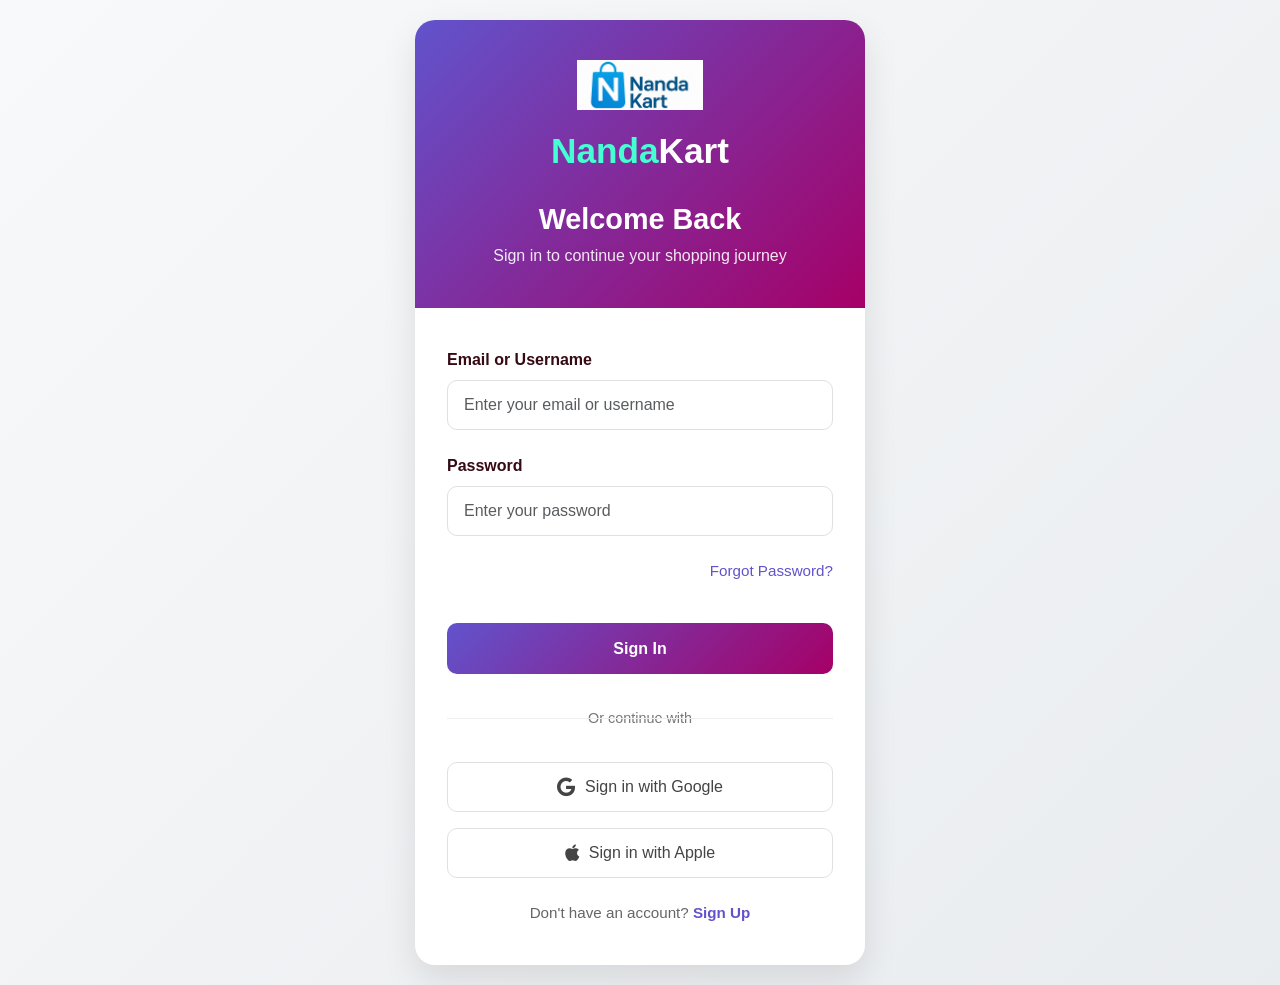
<file: shopping_website/login.html>
<!DOCTYPE html>
<html lang="en">
<head>
    <meta charset="UTF-8">
    <meta name="viewport" content="width=device-width, initial-scale=1.0">
    <title>Login | NandaKart</title>
    <!-- Bootstrap 5 CSS -->
    <link href="https://cdn.jsdelivr.net/npm/bootstrap@5.3.0-alpha1/dist/css/bootstrap.min.css" rel="stylesheet">
    <!-- Font Awesome -->
    <link rel="stylesheet" href="https://cdnjs.cloudflare.com/ajax/libs/font-awesome/6.4.0/css/all.min.css">
    <style>
        :root {
            --color-1: #44ffd1;
            --color-2: #6153cc;
            --color-3: #a60067;
            --color-4: #961d4e;
            --color-5: #360a14;
        }
        
        body {
            font-family: 'Segoe UI', Tahoma, Geneva, Verdana, sans-serif;
            background: linear-gradient(135deg, #f8f9fa 0%, #e9ecef 100%);
            min-height: 100vh;
            margin: 0;
            padding: 20px;
            display: flex;
            align-items: center;
            justify-content: center;
        }
        
        .login-container {
            background-color: white;
            border-radius: 20px;
            box-shadow: 0 15px 35px rgba(0, 0, 0, 0.1);
            overflow: hidden;
            width: 100%;
            max-width: 450px;
        }
        
        .login-header {
            background: linear-gradient(135deg, var(--color-2) 0%, var(--color-3) 100%);
            color: white;
            padding: 2.5rem 2rem;
            text-align: center;
        }
        
        .logo-container {
            display: flex;
            flex-direction: column;
            align-items: center;
            margin-bottom: 1.5rem;
        }
        
        .logo-img {
            height: 50px;
            width: auto;
            margin-bottom: 15px;
            object-fit: contain;
        }
        
        .logo-text {
            font-size: 2.2rem;
            font-weight: 700;
            text-align: center;
        }
        
        .logo-text span:first-child {
            color: var(--color-1);
        }
        
        .logo-text span:last-child {
            color: white;
        }
        
        .login-header h1 {
            font-weight: 600;
            font-size: 1.8rem;
            margin-bottom: 0.5rem;
        }
        
        .login-header p {
            opacity: 0.9;
            font-size: 1rem;
            margin-bottom: 0;
        }
        
        .login-body {
            padding: 2.5rem 2rem;
        }
        
        .form-label {
            font-weight: 600;
            color: var(--color-5);
            margin-bottom: 0.5rem;
        }
        
        .form-control {
            padding: 0.75rem 1rem;
            border: 1px solid #e0e0e0;
            border-radius: 10px;
            font-size: 1rem;
            transition: all 0.3s;
        }
        
        .form-control:focus {
            border-color: var(--color-2);
            box-shadow: 0 0 0 0.25rem rgba(97, 83, 204, 0.15);
        }
        
        .forgot-password {
            color: var(--color-2);
            text-decoration: none;
            font-weight: 500;
            font-size: 0.95rem;
            display: inline-block;
            margin-top: 0.5rem;
        }
        
        .forgot-password:hover {
            color: var(--color-3);
            text-decoration: underline;
        }
        
        .login-btn {
            background: linear-gradient(135deg, var(--color-2) 0%, var(--color-3) 100%);
            color: white;
            border: none;
            border-radius: 10px;
            padding: 0.85rem;
            font-weight: 600;
            font-size: 1rem;
            width: 100%;
            transition: all 0.3s;
            margin-top: 1rem;
        }
        
        .login-btn:hover {
            transform: translateY(-2px);
            box-shadow: 0 7px 15px rgba(97, 83, 204, 0.3);
        }
        
        .divider {
            text-align: center;
            position: relative;
            margin: 2rem 0;
            color: #777;
        }
        
        .divider::before {
            content: "";
            position: absolute;
            top: 50%;
            left: 0;
            right: 0;
            height: 1px;
            background-color: #eee;
        }
        
        .divider span {
            background-color: white;
            padding: 0 1rem;
            font-size: 0.9rem;
        }
        
        .social-login {
            display: flex;
            flex-direction: column;
            gap: 1rem;
            margin-bottom: 1.5rem;
        }
        
        .social-btn {
            display: flex;
            align-items: center;
            justify-content: center;
            padding: 0.75rem;
            border-radius: 10px;
            border: 1px solid #e0e0e0;
            background-color: white;
            font-weight: 500;
            color: #444;
            text-decoration: none;
            transition: all 0.3s;
        }
        
        .social-btn:hover {
            background-color: #f9f9f9;
            transform: translateY(-2px);
            box-shadow: 0 5px 10px rgba(0, 0, 0, 0.05);
        }
        
        .social-btn i {
            margin-right: 10px;
            font-size: 1.2rem;
        }
        
        .register-link {
            text-align: center;
            color: #666;
            margin-top: 1.5rem;
            font-size: 0.95rem;
        }
        
        .register-link a {
            color: var(--color-2);
            font-weight: 600;
            text-decoration: none;
        }
        
        .register-link a:hover {
            color: var(--color-3);
            text-decoration: underline;
        }
        
        /* Responsive adjustments */
        @media (max-width: 576px) {
            body {
                padding: 15px;
            }
            
            .login-header {
                padding: 2rem 1.5rem;
            }
            
            .login-body {
                padding: 2rem 1.5rem;
            }
            
            .logo-img {
                height: 70px;
            }
            
            .logo-text {
                font-size: 1.8rem;
            }
            
            .login-header h1 {
                font-size: 1.6rem;
            }
        }
    </style>
</head>
<body>
    <div class="login-container">
        <div class="login-header">
            <div class="logo-container">
                <!-- Replace "log2.png" with your actual logo path -->
                <img src="log2.png" alt="NandaKart Logo" class="logo-img">
                <div class="logo-text">
                    <span>Nanda</span><span>Kart</span>
                </div>
            </div>
            <h1>Welcome Back</h1>
            <p>Sign in to continue your shopping journey</p>
        </div>
        
        <div class="login-body">
            <form id="loginForm" action="login.php" method="POST">
                <div class="mb-4">
                    <label for="email" class="form-label">Email or Username</label>
                    <input type="text" class="form-control" id="email" name="email" placeholder="Enter your email or username" required>
                </div>
                
                <div class="mb-3">
                    <label for="password" class="form-label">Password</label>
                    <input type="password" class="form-control" id="password" name="password" placeholder="Enter your password" required>
                </div>
                
                <div class="d-flex justify-content-end mb-4">
                    <a href="forgot-password.html" class="forgot-password">Forgot Password?</a>
                </div>
                
                <button type="submit" class="login-btn">Sign In</button>
                
                <div class="divider">
                    <span>Or continue with</span>
                </div>
                
                <div class="social-login">
                    <a href="google-login.html" class="social-btn google-btn">
                        <i class="fab fa-google"></i> Sign in with Google
                    </a>
                    <a href="apple-login.html" class="social-btn apple-btn">
                        <i class="fab fa-apple"></i> Sign in with Apple
                    </a>
                </div>
                
                <div class="register-link">
                    Don't have an account? <a href="signup.html">Sign Up</a>
                </div>
            </form>
        </div>
    </div>
</body>
</html>
</file>
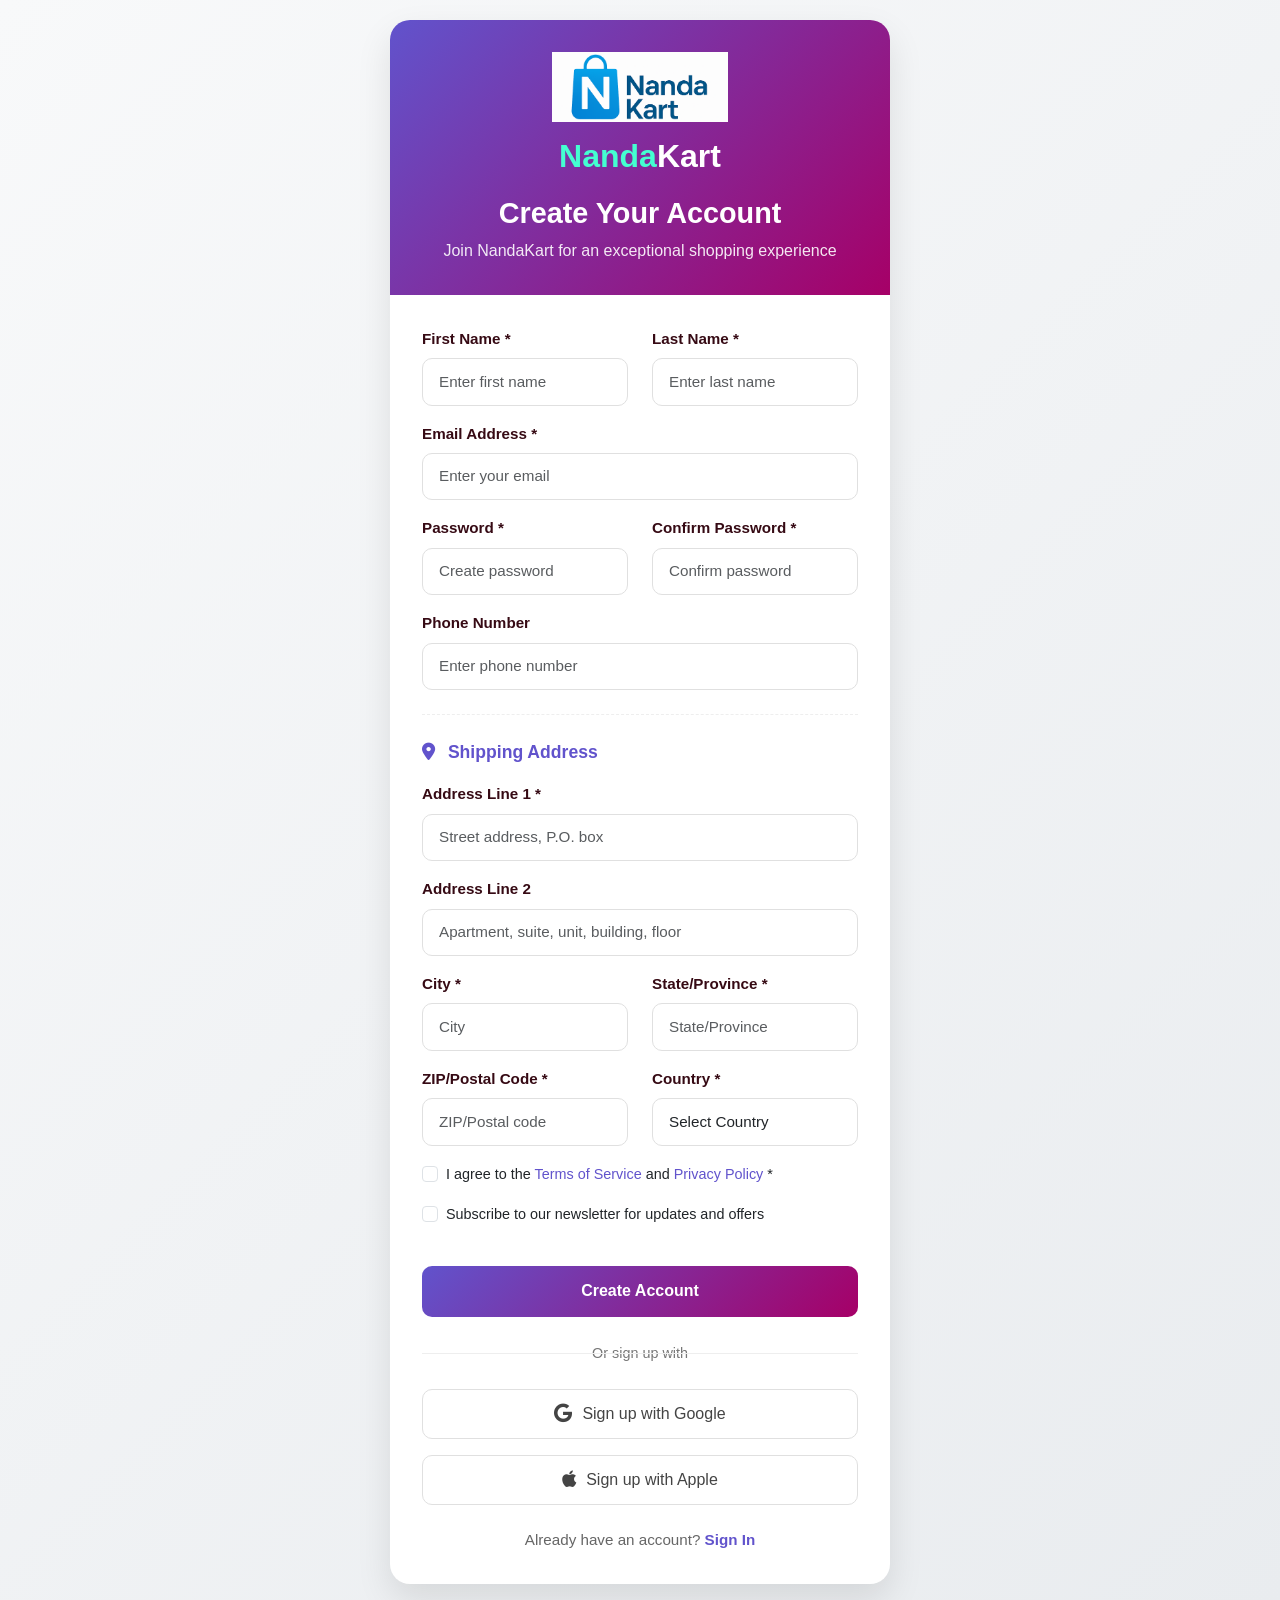
<file: shopping_website/signup.html>
<!DOCTYPE html>
<html lang="en">
<head>
    <meta charset="UTF-8">
    <meta name="viewport" content="width=device-width, initial-scale=1.0">
    <title>Sign Up | NandaKart</title>
    <!-- Bootstrap 5 CSS -->
    <link href="https://cdn.jsdelivr.net/npm/bootstrap@5.3.0-alpha1/dist/css/bootstrap.min.css" rel="stylesheet">
    <!-- Font Awesome -->
    <link rel="stylesheet" href="https://cdnjs.cloudflare.com/ajax/libs/font-awesome/6.4.0/css/all.min.css">
    <style>
        :root {
            --color-1: #44ffd1;
            --color-2: #6153cc;
            --color-3: #a60067;
            --color-4: #961d4e;
            --color-5: #360a14;
        }
        
        body {
            font-family: 'Segoe UI', Tahoma, Geneva, Verdana, sans-serif;
            background: linear-gradient(135deg, #f8f9fa 0%, #e9ecef 100%);
            min-height: 100vh;
            margin: 0;
            padding: 20px;
            display: flex;
            align-items: center;
            justify-content: center;
        }
        
        .signup-container {
            background-color: white;
            border-radius: 20px;
            box-shadow: 0 15px 35px rgba(0, 0, 0, 0.1);
            overflow: hidden;
            width: 100%;
            max-width: 500px;
        }
        
        .signup-header {
            background: linear-gradient(135deg, var(--color-2) 0%, var(--color-3) 100%);
            color: white;
            padding: 2rem 2rem;
            text-align: center;
        }
        
        .logo-container {
            display: flex;
            flex-direction: column;
            align-items: center;
            margin-bottom: 1rem;
        }
        
        .logo-img {
            height: 70px;
            width: auto;
            margin-bottom: 10px;
            object-fit: contain;
        }
        
        .logo-text {
            font-size: 2rem;
            font-weight: 700;
            text-align: center;
        }
        
        .logo-text span:first-child {
            color: var(--color-1);
        }
        
        .logo-text span:last-child {
            color: white;
        }
        
        .signup-header h1 {
            font-weight: 600;
            font-size: 1.8rem;
            margin-bottom: 0.5rem;
        }
        
        .signup-header p {
            opacity: 0.9;
            font-size: 1rem;
            margin-bottom: 0;
        }
        
        .signup-body {
            padding: 2rem 2rem;
        }
        
        .form-label {
            font-weight: 600;
            color: var(--color-5);
            margin-bottom: 0.5rem;
            font-size: 0.95rem;
        }
        
        .form-control {
            padding: 0.7rem 1rem;
            border: 1px solid #e0e0e0;
            border-radius: 10px;
            font-size: 0.95rem;
            transition: all 0.3s;
        }
        
        .form-control:focus {
            border-color: var(--color-2);
            box-shadow: 0 0 0 0.25rem rgba(97, 83, 204, 0.15);
        }
        
        .form-check-input:checked {
            background-color: var(--color-2);
            border-color: var(--color-2);
        }
        
        .form-check-input:focus {
            border-color: var(--color-2);
            box-shadow: 0 0 0 0.25rem rgba(97, 83, 204, 0.25);
        }
        
        .terms-link {
            color: var(--color-2);
            text-decoration: none;
        }
        
        .terms-link:hover {
            color: var(--color-3);
            text-decoration: underline;
        }
        
        .signup-btn {
            background: linear-gradient(135deg, var(--color-2) 0%, var(--color-3) 100%);
            color: white;
            border: none;
            border-radius: 10px;
            padding: 0.85rem;
            font-weight: 600;
            font-size: 1rem;
            width: 100%;
            transition: all 0.3s;
            margin-top: 1.5rem;
        }
        
        .signup-btn:hover {
            transform: translateY(-2px);
            box-shadow: 0 7px 15px rgba(97, 83, 204, 0.3);
        }
        
        .divider {
            text-align: center;
            position: relative;
            margin: 1.5rem 0;
            color: #777;
        }
        
        .divider::before {
            content: "";
            position: absolute;
            top: 50%;
            left: 0;
            right: 0;
            height: 1px;
            background-color: #eee;
        }
        
        .divider span {
            background-color: white;
            padding: 0 1rem;
            font-size: 0.9rem;
        }
        
        .social-login {
            display: flex;
            flex-direction: column;
            gap: 1rem;
            margin-bottom: 1.5rem;
        }
        
        .social-btn {
            display: flex;
            align-items: center;
            justify-content: center;
            padding: 0.75rem;
            border-radius: 10px;
            border: 1px solid #e0e0e0;
            background-color: white;
            font-weight: 500;
            color: #444;
            text-decoration: none;
            transition: all 0.3s;
        }
        
        .social-btn:hover {
            background-color: #f9f9f9;
            transform: translateY(-2px);
            box-shadow: 0 5px 10px rgba(0, 0, 0, 0.05);
        }
        
        .social-btn i {
            margin-right: 10px;
            font-size: 1.2rem;
        }
        
        .login-link {
            text-align: center;
            color: #666;
            margin-top: 1.5rem;
            font-size: 0.95rem;
        }
        
        .login-link a {
            color: var(--color-2);
            font-weight: 600;
            text-decoration: none;
        }
        
        .login-link a:hover {
            color: var(--color-3);
            text-decoration: underline;
        }
        
        .address-section {
            margin-top: 1.5rem;
            padding-top: 1.5rem;
            border-top: 1px dashed #eee;
        }
        
        .address-title {
            font-weight: 600;
            color: var(--color-2);
            margin-bottom: 1rem;
            font-size: 1.1rem;
        }
        
        /* Responsive adjustments */
        @media (max-width: 576px) {
            body {
                padding: 15px;
            }
            
            .signup-header {
                padding: 1.5rem 1.5rem;
            }
            
            .signup-body {
                padding: 1.5rem 1.5rem;
            }
            
            .logo-img {
                height: 60px;
            }
            
            .logo-text {
                font-size: 1.8rem;
            }
            
            .signup-header h1 {
                font-size: 1.6rem;
            }
        }
    </style>
</head>
<body>
    <div class="signup-container">
        <div class="signup-header">
            <div class="logo-container">
                <!-- Replace "log2.png" with your actual logo path -->
                <img src="log2.png" alt="NandaKart Logo" class="logo-img">
                <div class="logo-text">
                    <span>Nanda</span><span>Kart</span>
                </div>
            </div>
            <h1>Create Your Account</h1>
            <p>Join NandaKart for an exceptional shopping experience</p>
        </div>
        
        <div class="signup-body">
            <form id="signupForm" action="signup.php" method="POST">
                <div class="row">
                    <div class="col-md-6 mb-3">
                        <label for="firstName" class="form-label">First Name *</label>
                        <input type="text" class="form-control" id="firstName" name="firstName" placeholder="Enter first name" required>
                    </div>
                    
                    <div class="col-md-6 mb-3">
                        <label for="lastName" class="form-label">Last Name *</label>
                        <input type="text" class="form-control" id="lastName" name="lastName" placeholder="Enter last name" required>
                    </div>
                </div>
                
                <div class="mb-3">
                    <label for="email" class="form-label">Email Address *</label>
                    <input type="email" class="form-control" id="email" name="email" placeholder="Enter your email" required>
                </div>
                
                <div class="row">
                    <div class="col-md-6 mb-3">
                        <label for="password" class="form-label">Password *</label>
                        <input type="password" class="form-control" id="password" name="password" placeholder="Create password" required>
                    </div>
                    
                    <div class="col-md-6 mb-3">
                        <label for="confirmPassword" class="form-label">Confirm Password *</label>
                        <input type="password" class="form-control" id="confirmPassword" name="confirmPassword" placeholder="Confirm password" required>
                    </div>
                </div>
                
                <div class="mb-3">
                    <label for="phone" class="form-label">Phone Number</label>
                    <input type="tel" class="form-control" id="phone" name="phone" placeholder="Enter phone number">
                </div>
                
                <!-- Address Section -->
                <div class="address-section">
                    <div class="address-title">
                        <i class="fas fa-map-marker-alt me-2"></i> Shipping Address
                    </div>
                    
                    <div class="mb-3">
                        <label for="addressLine1" class="form-label">Address Line 1 *</label>
                        <input type="text" class="form-control" id="addressLine1" name="addressLine1" placeholder="Street address, P.O. box" required>
                    </div>
                    
                    <div class="mb-3">
                        <label for="addressLine2" class="form-label">Address Line 2</label>
                        <input type="text" class="form-control" id="addressLine2" name="addressLine2" placeholder="Apartment, suite, unit, building, floor">
                    </div>
                    
                    <div class="row">
                        <div class="col-md-6 mb-3">
                            <label for="city" class="form-label">City *</label>
                            <input type="text" class="form-control" id="city" name="city" placeholder="City" required>
                        </div>
                        
                        <div class="col-md-6 mb-3">
                            <label for="state" class="form-label">State/Province *</label>
                            <input type="text" class="form-control" id="state" name="state" placeholder="State/Province" required>
                        </div>
                    </div>
                    
                    <div class="row">
                        <div class="col-md-6 mb-3">
                            <label for="zipCode" class="form-label">ZIP/Postal Code *</label>
                            <input type="text" class="form-control" id="zipCode" name="zipCode" placeholder="ZIP/Postal code" required>
                        </div>
                        
                        <div class="col-md-6 mb-3">
                            <label for="country" class="form-label">Country *</label>
                            <select class="form-control" id="country" name="country" required>
                                <option value="">Select Country</option>
                                <option value="US">United States</option>
                                <option value="CA">Canada</option>
                                <option value="UK">United Kingdom</option>
                                <option value="AU">Australia</option>
                                <option value="IN">India</option>
                                <option value="DE">Germany</option>
                                <option value="FR">France</option>
                            </select>
                        </div>
                    </div>
                </div>
                
                <div class="form-check mb-3">
                    <input class="form-check-input" type="checkbox" id="terms" required>
                    <label class="form-check-label" for="terms" style="font-size: 0.9rem;">
                        I agree to the <a href="terms.html" class="terms-link">Terms of Service</a> and <a href="privacy.html" class="terms-link">Privacy Policy</a> *
                    </label>
                </div>
                
                <div class="form-check mb-3">
                    <input class="form-check-input" type="checkbox" id="newsletter">
                    <label class="form-check-label" for="newsletter" style="font-size: 0.9rem;">
                        Subscribe to our newsletter for updates and offers
                    </label>
                </div>
                
                <button type="submit" class="signup-btn">Create Account</button>
                
                <div class="divider">
                    <span>Or sign up with</span>
                </div>
                
                <div class="social-login">
                    <a href="google-signup.html" class="social-btn google-btn">
                        <i class="fab fa-google"></i> Sign up with Google
                    </a>
                    <a href="apple-signup.html" class="social-btn apple-btn">
                        <i class="fab fa-apple"></i> Sign up with Apple
                    </a>
                </div>
                
                <div class="login-link">
                    Already have an account? <a href="login.html">Sign In</a>
                </div>
            </form>
        </div>
    </div>
</body>
</html>
</file>
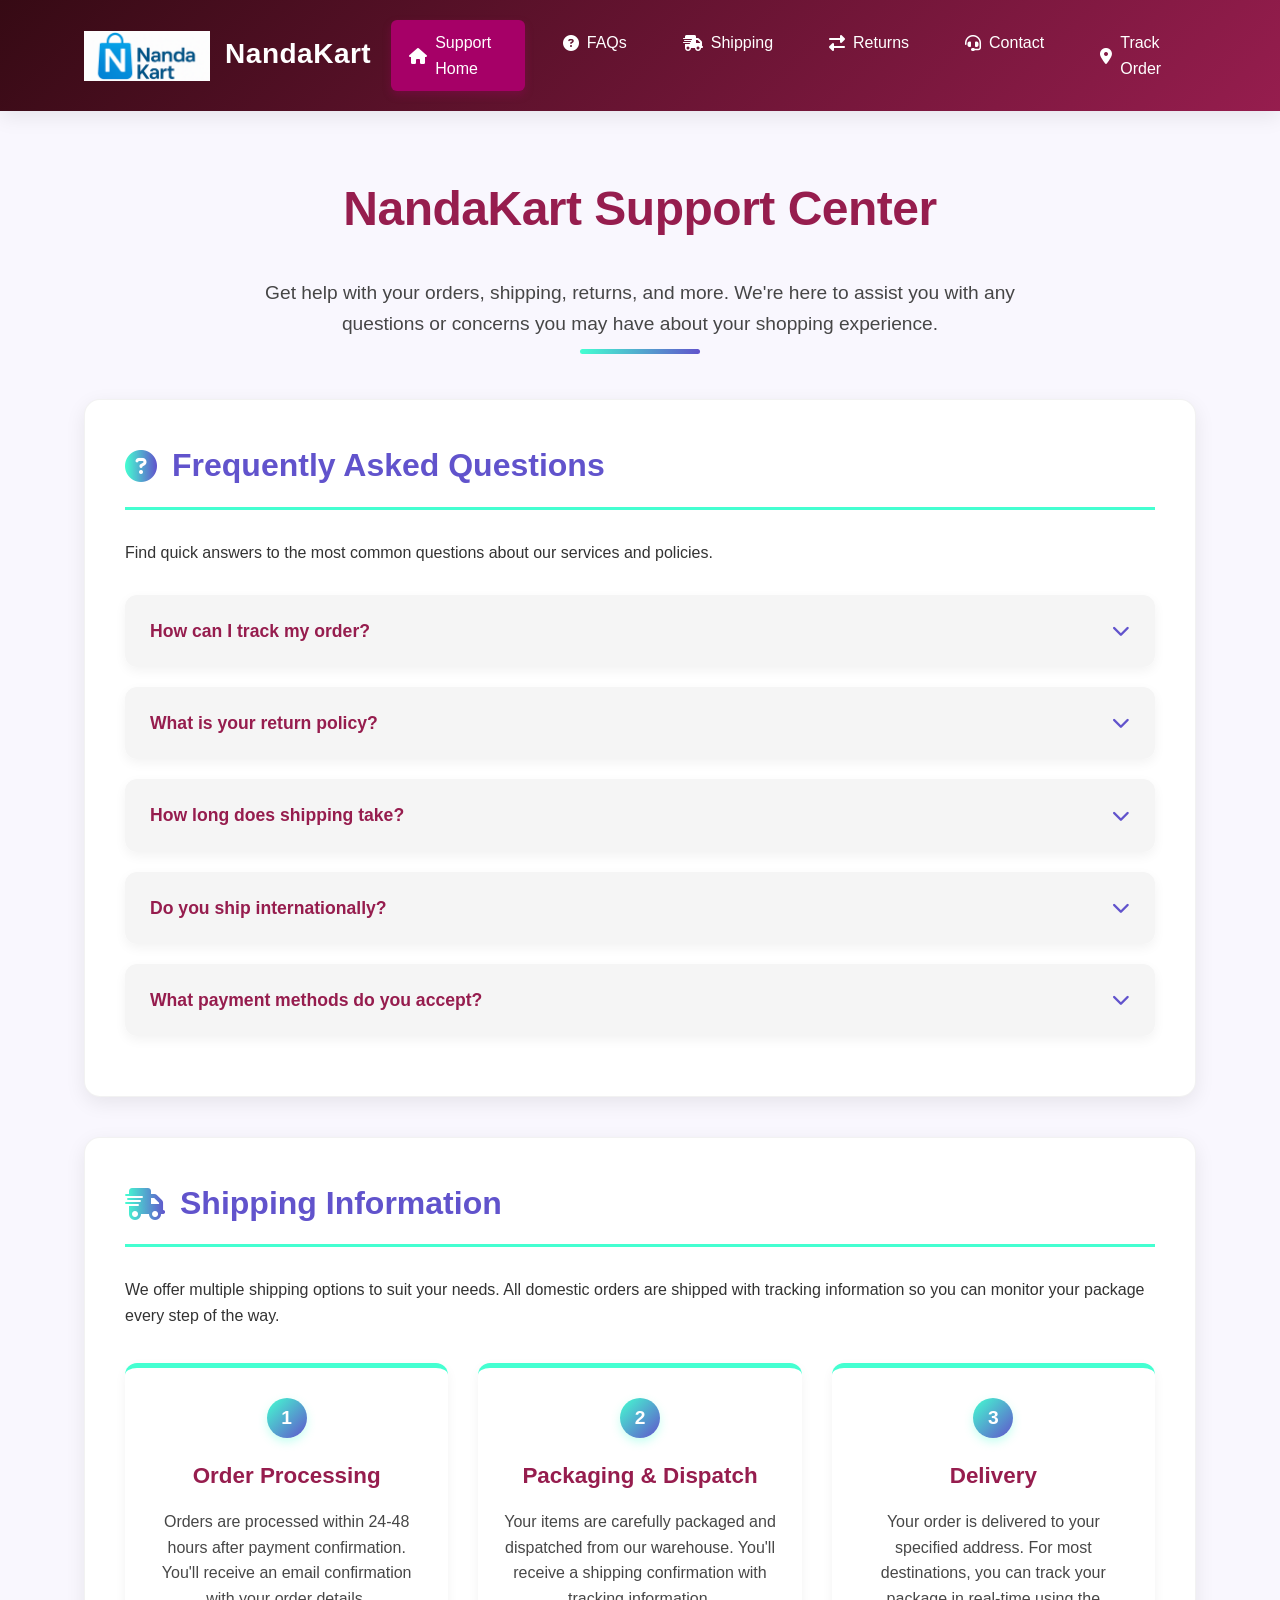
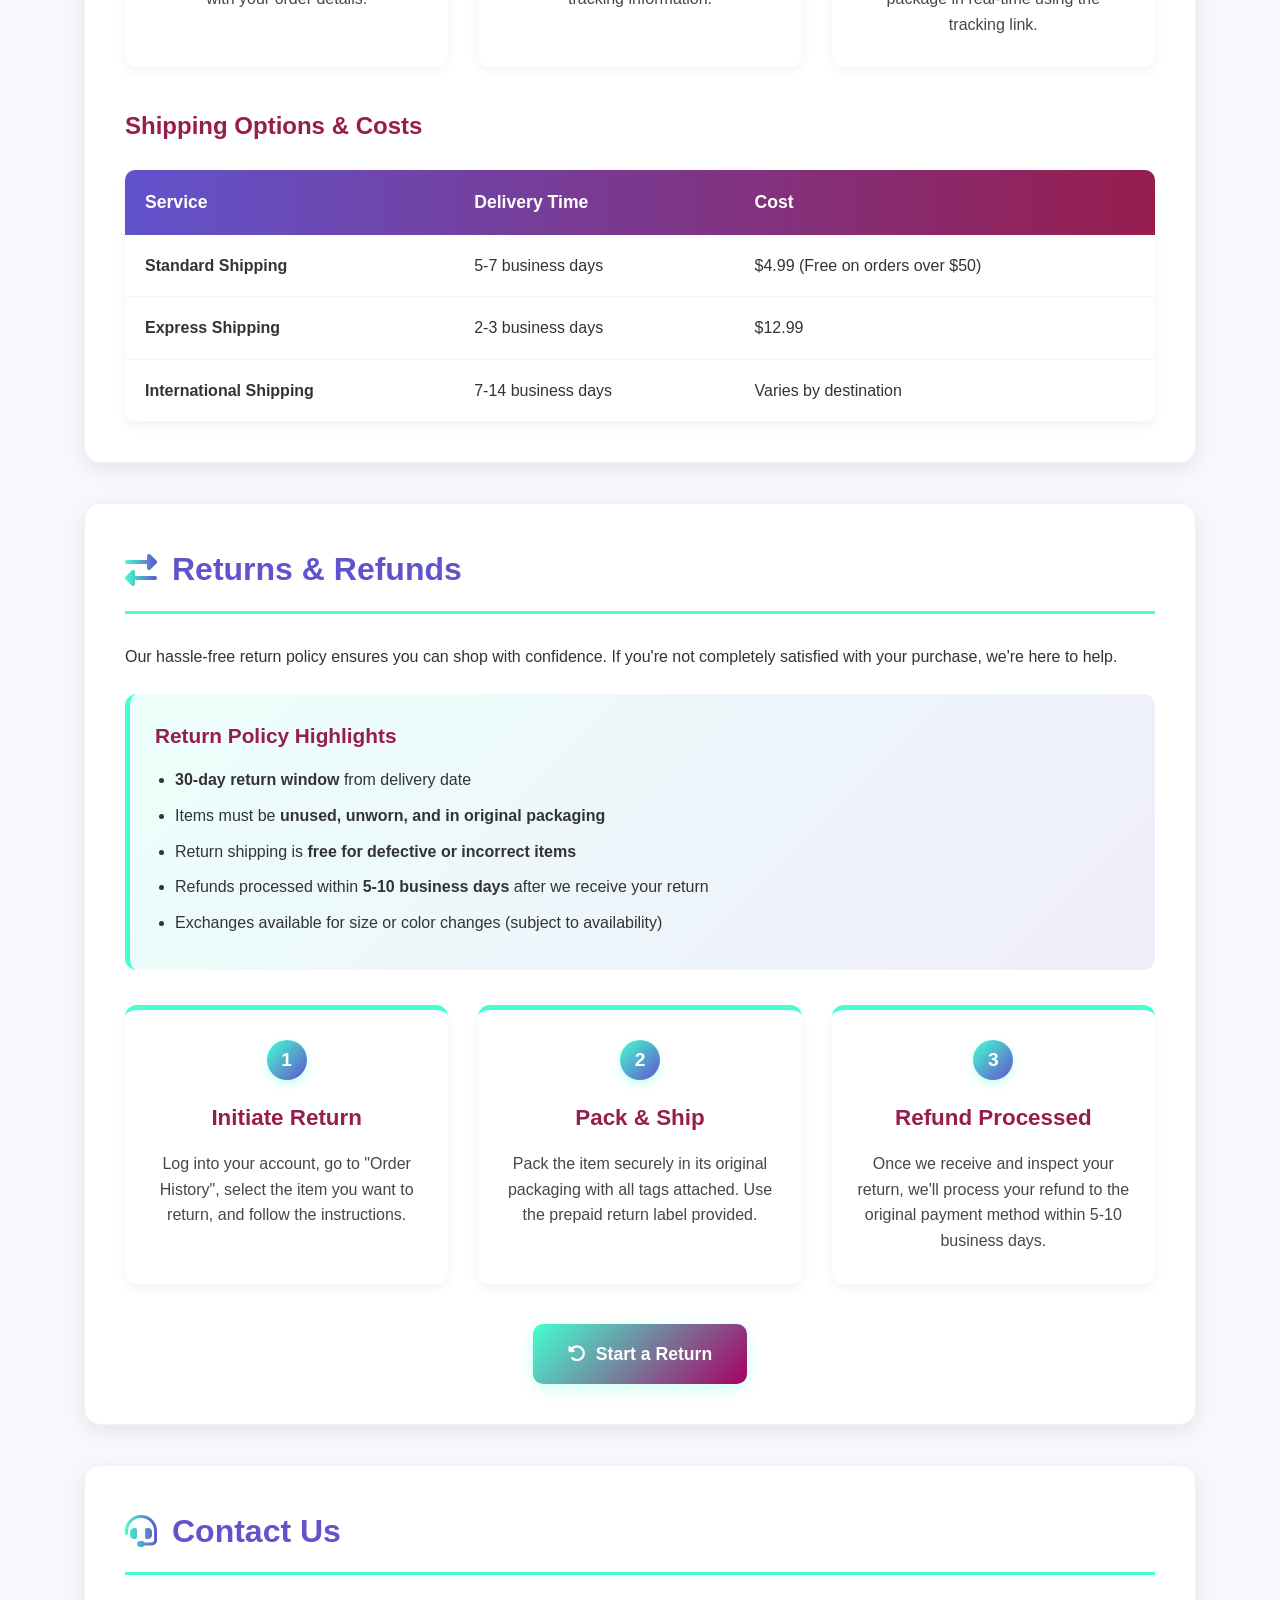
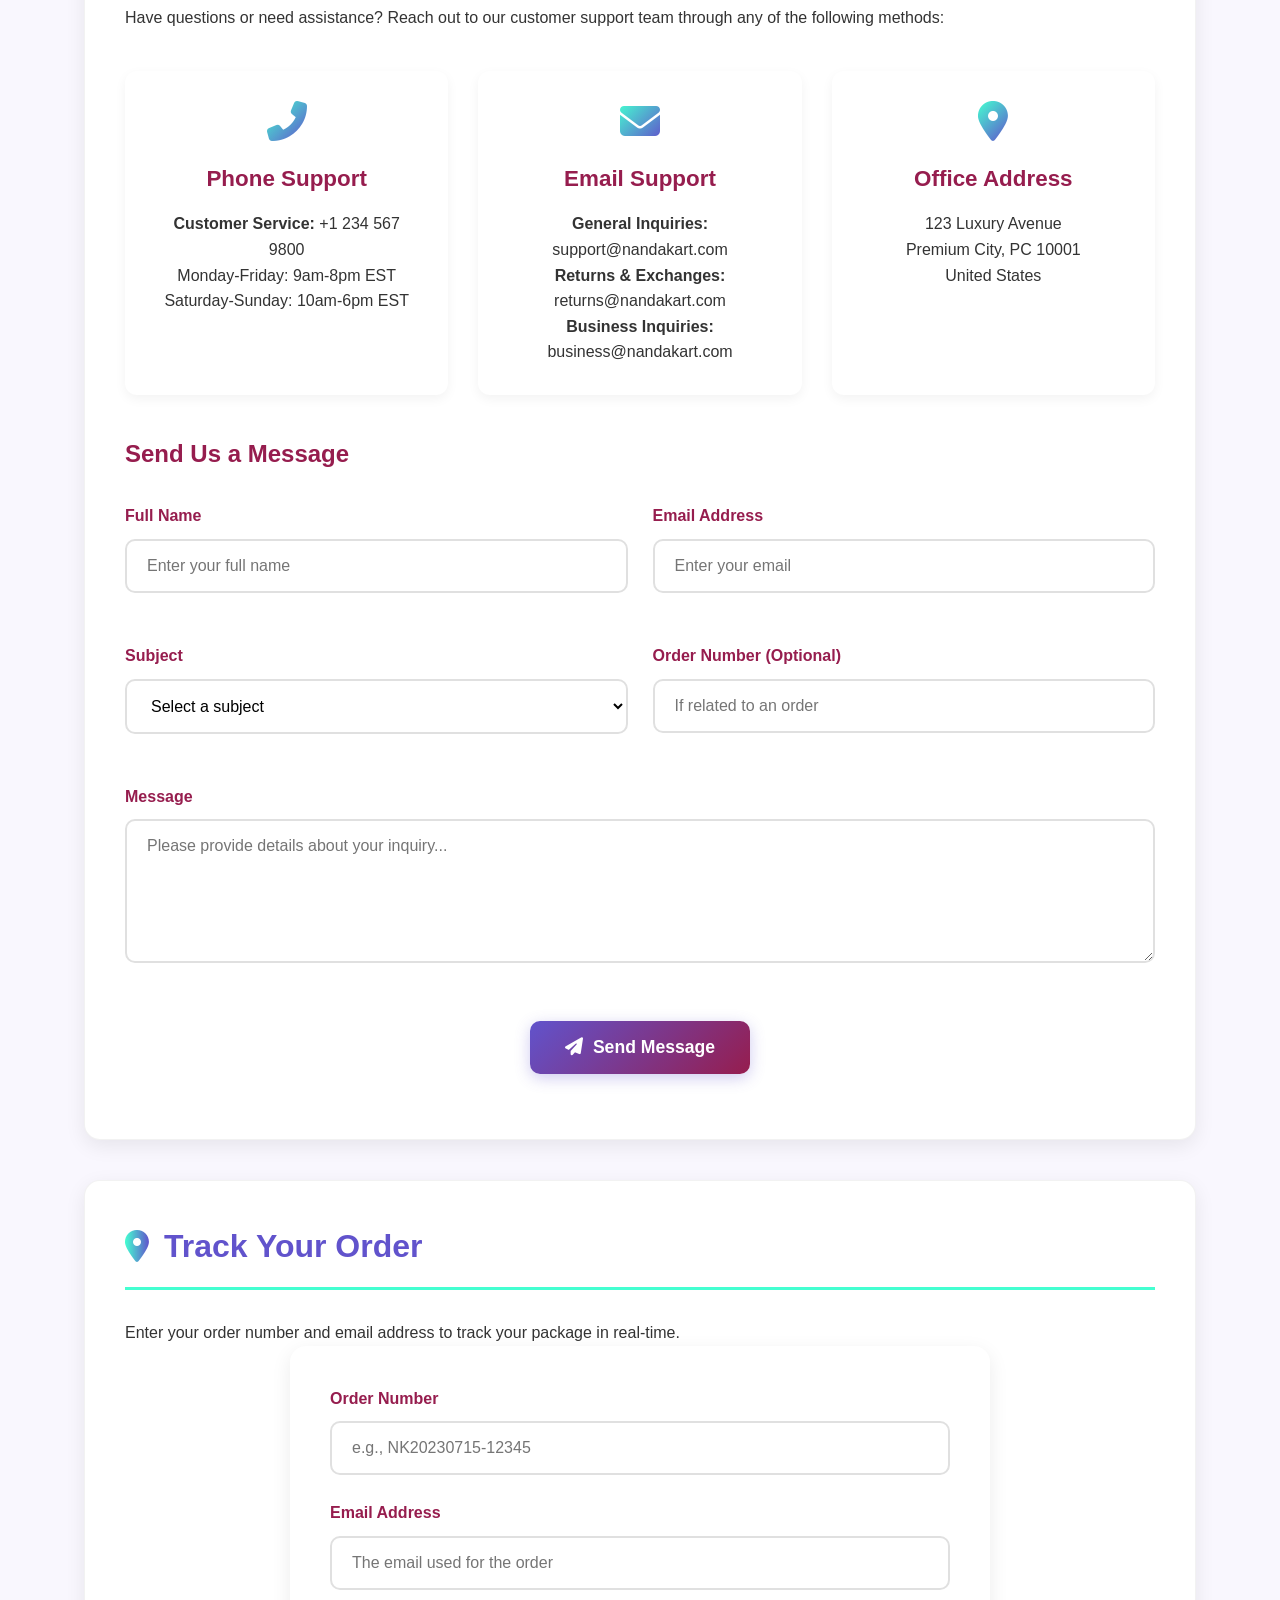
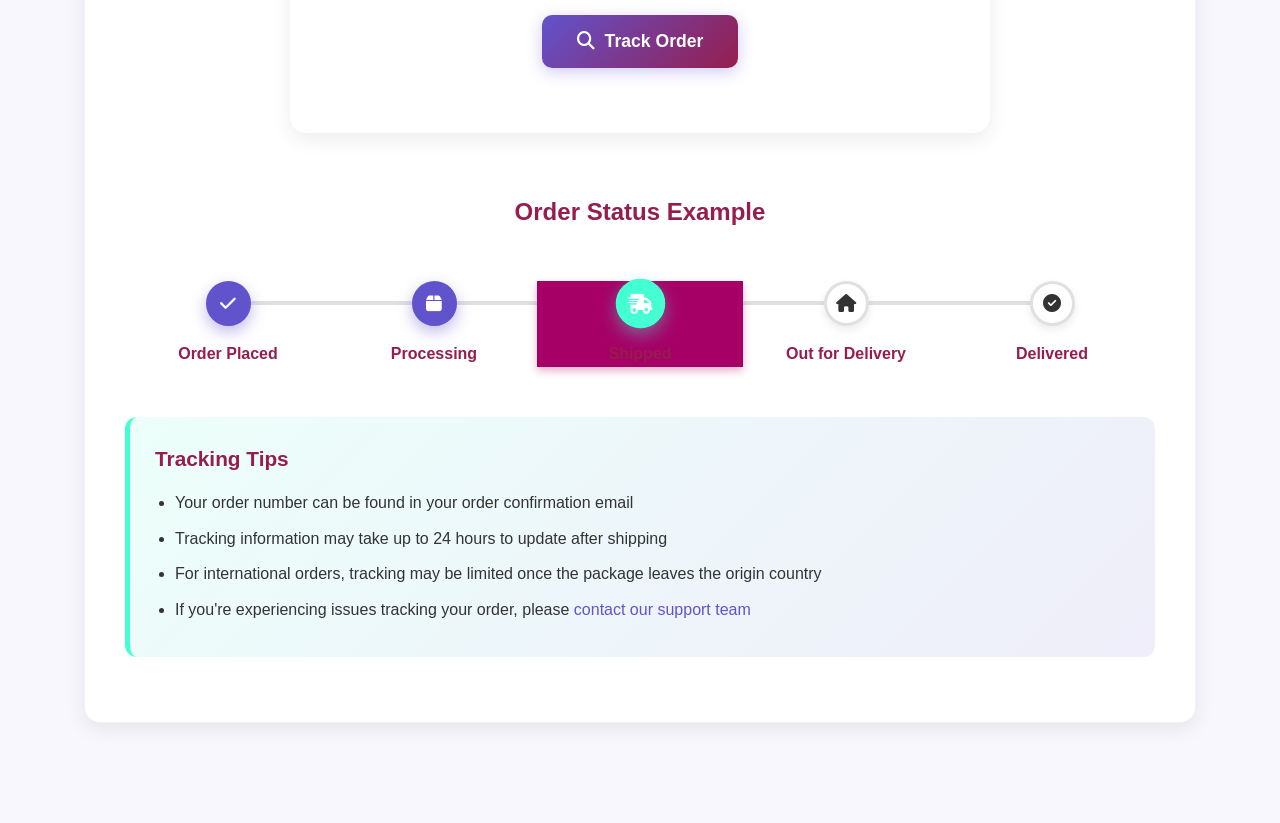
<file: shopping_website/support.html>
<!DOCTYPE html>
<html lang="en">
<head>
    <meta charset="UTF-8">
    <meta name="viewport" content="width=device-width, initial-scale=1.0">
    <title>Support Center - NandaKart</title>
    <link rel="stylesheet" href="https://cdnjs.cloudflare.com/ajax/libs/font-awesome/6.4.0/css/all.min.css">
    <style>
        /* Color Palette Variables */
        :root {
            --color-primary: #44ffd1;
            --color-secondary: #6153cc;
            --color-accent: #a60067;
            --color-neutral-dark: #961d4e;
            --color-neutral-light: #360a14;
            --color-text: #333333;
            --color-background: #f9f7fe;
            --color-white: #ffffff;
            --color-gray-light: #f5f5f5;
            --color-gray: #e0e0e0;
            --shadow: 0 6px 20px rgba(0, 0, 0, 0.08);
            --shadow-light: 0 4px 12px rgba(0, 0, 0, 0.05);
        }

        /* Global Styles */
        * {
            margin: 0;
            padding: 0;
            box-sizing: border-box;
            font-family: 'Segoe UI', Tahoma, Geneva, Verdana, sans-serif;
        }

        body {
            background-color: var(--color-background);
            color: var(--color-text);
            line-height: 1.6;
        }

        a {
            text-decoration: none;
            color: var(--color-secondary);
            transition: all 0.3s ease;
        }

        a:hover {
            color: var(--color-accent);
        }

        .container {
            width: 90%;
            max-width: 1200px;
            margin: 0 auto;
            padding: 0 20px;
        }

        /* Header Styles */
        header {
            background: linear-gradient(135deg, var(--color-neutral-light), var(--color-neutral-dark));
            color: var(--color-white);
            padding: 20px 0;
            box-shadow: var(--shadow);
            position: sticky;
            top: 0;
            z-index: 100;
        }

        .header-container {
            display: flex;
            justify-content: space-between;
            align-items: center;
        }

        .logo {
            display: flex;
            align-items: center;
            font-size: 30px;
            font-weight: 700;
            letter-spacing: 0.5px;
        }

        .logo i {
            color: var(--color-primary);
            margin-right: 12px;
            font-size: 36px;
            filter: drop-shadow(0 2px 4px rgba(0,0,0,0.2));
        }

        .logo span {
            color: var(--color-primary);
            text-shadow: 0 2px 4px rgba(0,0,0,0.2);
        }

        nav ul {
            display: flex;
            list-style: none;
        }

        nav ul li {
            margin-left: 20px;
        }

        nav ul li a {
            color: var(--color-white);
            font-weight: 500;
            padding: 10px 18px;
            border-radius: 6px;
            transition: all 0.3s ease;
            display: flex;
            align-items: center;
        }

        nav ul li a i {
            margin-right: 8px;
            font-size: 16px;
        }

        nav ul li a:hover {
            background-color: rgba(255, 255, 255, 0.15);
            color: var(--color-primary);
            transform: translateY(-2px);
        }

        .active {
            background-color: var(--color-accent);
            box-shadow: 0 4px 8px rgba(166, 0, 103, 0.3);
        }

        /* Main Content Area */
        .main-content {
            padding: 60px 0;
            min-height: calc(100vh - 280px);
        }

        .page-header {
            text-align: center;
            margin-bottom: 60px;
            position: relative;
        }

        .page-header h1 {
            font-size: 3rem;
            color: var(--color-neutral-dark);
            margin-bottom: 20px;
            font-weight: 700;
            letter-spacing: -0.5px;
        }

        .page-header h1:after {
            content: '';
            position: absolute;
            bottom: -15px;
            left: 50%;
            transform: translateX(-50%);
            width: 120px;
            height: 5px;
            background: linear-gradient(to right, var(--color-primary), var(--color-secondary));
            border-radius: 3px;
        }

        .page-header p {
            color: var(--color-text);
            font-size: 1.2rem;
            max-width: 800px;
            margin: 30px auto 0;
            opacity: 0.9;
        }

        /* Support Sections */
        .support-section {
            background-color: var(--color-white);
            border-radius: 16px;
            padding: 40px;
            margin-bottom: 40px;
            box-shadow: var(--shadow);
            transition: transform 0.3s ease, box-shadow 0.3s ease;
            border: 1px solid rgba(0, 0, 0, 0.05);
        }

        .support-section:hover {
            transform: translateY(-8px);
            box-shadow: 0 12px 30px rgba(0, 0, 0, 0.12);
        }

        .section-title {
            color: var(--color-secondary);
            font-size: 2rem;
            margin-bottom: 30px;
            padding-bottom: 15px;
            border-bottom: 3px solid var(--color-primary);
            display: flex;
            align-items: center;
        }

        .section-title i {
            margin-right: 15px;
            background: linear-gradient(to right, var(--color-primary), var(--color-secondary));
            -webkit-background-clip: text;
            -webkit-text-fill-color: transparent;
        }

        /* FAQ Styles */
        .faq-container {
            margin-top: 30px;
        }

        .faq-item {
            margin-bottom: 20px;
            border-radius: 12px;
            overflow: hidden;
            box-shadow: var(--shadow-light);
            transition: all 0.3s ease;
        }

        .faq-item:hover {
            box-shadow: 0 6px 20px rgba(0, 0, 0, 0.1);
        }

        .faq-question {
            background-color: var(--color-gray-light);
            padding: 22px 25px;
            font-weight: 600;
            color: var(--color-neutral-dark);
            cursor: pointer;
            display: flex;
            justify-content: space-between;
            align-items: center;
            font-size: 1.1rem;
            transition: background-color 0.3s ease;
        }

        .faq-question:hover {
            background-color: rgba(68, 255, 209, 0.1);
        }

        .faq-question i {
            color: var(--color-secondary);
            transition: transform 0.4s ease;
            font-size: 18px;
        }

        .faq-answer {
            max-height: 0;
            overflow: hidden;
            transition: max-height 0.6s ease, padding 0.3s ease;
            color: var(--color-text);
            background-color: var(--color-white);
        }

        .faq-answer.active {
            max-height: 500px;
            padding: 25px;
            border-top: 1px solid var(--color-gray-light);
        }

        /* Shipping & Returns Styles */
        .process-steps {
            display: flex;
            flex-wrap: wrap;
            gap: 30px;
            margin: 35px 0;
        }

        .step {
            flex: 1;
            min-width: 280px;
            background-color: var(--color-white);
            padding: 30px 25px;
            border-radius: 12px;
            border-top: 5px solid var(--color-primary);
            box-shadow: var(--shadow-light);
            transition: transform 0.3s ease;
            text-align: center;
        }

        .step:hover {
            transform: translateY(-10px);
        }

        .step-number {
            display: inline-block;
            background: linear-gradient(135deg, var(--color-primary), var(--color-secondary));
            color: var(--color-white);
            width: 40px;
            height: 40px;
            border-radius: 50%;
            text-align: center;
            line-height: 40px;
            font-weight: bold;
            font-size: 1.2rem;
            margin-bottom: 20px;
            box-shadow: 0 4px 10px rgba(68, 255, 209, 0.3);
        }

        .step h3 {
            color: var(--color-neutral-dark);
            margin-bottom: 15px;
            font-size: 1.4rem;
        }

        .step p {
            color: var(--color-text);
            opacity: 0.9;
        }

        /* Table Styles */
        .shipping-table {
            width: 100%;
            border-collapse: collapse;
            margin-top: 25px;
            box-shadow: var(--shadow-light);
            border-radius: 10px;
            overflow: hidden;
        }

        .shipping-table thead {
            background: linear-gradient(to right, var(--color-secondary), var(--color-neutral-dark));
            color: var(--color-white);
        }

        .shipping-table th {
            padding: 18px 20px;
            text-align: left;
            font-weight: 600;
            font-size: 1.1rem;
        }

        .shipping-table tbody tr {
            border-bottom: 1px solid var(--color-gray-light);
            transition: background-color 0.3s ease;
        }

        .shipping-table tbody tr:hover {
            background-color: rgba(68, 255, 209, 0.08);
        }

        .shipping-table td {
            padding: 18px 20px;
            color: var(--color-text);
        }

        /* Contact Form Styles */
        .contact-form {
            display: grid;
            grid-template-columns: 1fr 1fr;
            gap: 25px;
            margin-top: 30px;
        }

        .form-group {
            margin-bottom: 25px;
        }

        .form-group.full-width {
            grid-column: span 2;
        }

        .form-group label {
            display: block;
            margin-bottom: 10px;
            color: var(--color-neutral-dark);
            font-weight: 600;
            font-size: 1rem;
        }

        .form-group input,
        .form-group select,
        .form-group textarea {
            width: 100%;
            padding: 16px 20px;
            border: 2px solid var(--color-gray);
            border-radius: 10px;
            font-size: 1rem;
            transition: all 0.3s ease;
            background-color: var(--color-white);
        }

        .form-group input:focus,
        .form-group select:focus,
        .form-group textarea:focus {
            outline: none;
            border-color: var(--color-primary);
            box-shadow: 0 0 0 3px rgba(68, 255, 209, 0.2);
        }

        .btn {
            background: linear-gradient(135deg, var(--color-secondary), var(--color-neutral-dark));
            color: var(--color-white);
            border: none;
            padding: 16px 35px;
            border-radius: 10px;
            font-size: 1.1rem;
            font-weight: 600;
            cursor: pointer;
            transition: all 0.3s ease;
            display: inline-flex;
            align-items: center;
            justify-content: center;
            box-shadow: 0 4px 15px rgba(97, 83, 204, 0.3);
        }

        .btn:hover {
            transform: translateY(-3px);
            box-shadow: 0 6px 20px rgba(97, 83, 204, 0.4);
            background: linear-gradient(135deg, var(--color-primary), var(--color-secondary));
        }

        .btn i {
            margin-right: 10px;
            font-size: 18px;
        }

        .btn-primary {
            background: linear-gradient(135deg, var(--color-primary), var(--color-accent));
            box-shadow: 0 4px 15px rgba(68, 255, 209, 0.3);
        }

        .btn-primary:hover {
            background: linear-gradient(135deg, var(--color-accent), var(--color-neutral-dark));
            box-shadow: 0 6px 20px rgba(166, 0, 103, 0.4);
        }

        /* Track Order Styles */
        .track-order-form {
            display: flex;
            flex-direction: column;
            max-width: 700px;
            margin: 0 auto;
            background-color: var(--color-white);
            padding: 40px;
            border-radius: 16px;
            box-shadow: var(--shadow);
        }

        .order-status {
            display: flex;
            justify-content: space-between;
            margin: 50px 0 30px;
            position: relative;
        }

        .order-status:before {
            content: '';
            position: absolute;
            top: 20px;
            left: 10%;
            right: 10%;
            height: 4px;
            background: linear-gradient(to right, var(--color-gray), var(--color-gray));
            z-index: 1;
        }

        .status-step {
            text-align: center;
            position: relative;
            z-index: 2;
            flex: 1;
        }

        .status-icon {
            width: 45px;
            height: 45px;
            background-color: var(--color-white);
            border: 3px solid var(--color-gray);
            border-radius: 50%;
            display: flex;
            align-items: center;
            justify-content: center;
            margin: 0 auto 15px;
            font-size: 18px;
            color: var(--color-text);
            transition: all 0.5s ease;
            box-shadow: 0 4px 10px rgba(0, 0, 0, 0.08);
        }

        .status-step.active .status-icon {
            border-color: var(--color-primary);
            background-color: var(--color-primary);
            color: var(--color-white);
            transform: scale(1.1);
            box-shadow: 0 6px 15px rgba(68, 255, 209, 0.4);
        }

        .status-step.completed .status-icon {
            border-color: var(--color-secondary);
            background-color: var(--color-secondary);
            color: var(--color-white);
            box-shadow: 0 6px 15px rgba(97, 83, 204, 0.4);
        }

        .status-label {
            font-weight: 600;
            color: var(--color-neutral-dark);
            margin-top: 10px;
        }

        /* Info Cards */
        .info-card {
            background: linear-gradient(135deg, rgba(68, 255, 209, 0.1), rgba(97, 83, 204, 0.1));
            padding: 25px;
            border-radius: 12px;
            margin: 25px 0;
            border-left: 5px solid var(--color-primary);
        }

        .info-card h3 {
            color: var(--color-neutral-dark);
            margin-bottom: 15px;
            font-size: 1.3rem;
        }

        .info-card ul {
            padding-left: 20px;
        }

        .info-card li {
            margin-bottom: 10px;
            color: var(--color-text);
        }

        /* Contact Methods */
        .contact-methods {
            display: grid;
            grid-template-columns: repeat(auto-fit, minmax(300px, 1fr));
            gap: 30px;
            margin: 40px 0;
        }

        .contact-method {
            background-color: var(--color-white);
            padding: 30px;
            border-radius: 12px;
            box-shadow: var(--shadow-light);
            transition: transform 0.3s ease;
            text-align: center;
        }

        .contact-method:hover {
            transform: translateY(-8px);
        }

        .contact-method i {
            font-size: 2.5rem;
            color: var(--color-secondary);
            margin-bottom: 20px;
            background: linear-gradient(135deg, var(--color-primary), var(--color-secondary));
            -webkit-background-clip: text;
            -webkit-text-fill-color: transparent;
        }

        .contact-method h3 {
            color: var(--color-neutral-dark);
            margin-bottom: 15px;
            font-size: 1.4rem;
        }

        /* Footer Styles */
        footer {
            background: linear-gradient(135deg, var(--color-neutral-light), var(--color-neutral-dark));
            color: var(--color-white);
            padding: 60px 0 30px;
        }

        .footer-content {
            display: grid;
            grid-template-columns: repeat(auto-fit, minmax(250px, 1fr));
            gap: 40px;
            margin-bottom: 40px;
        }

        .footer-section h3 {
            color: var(--color-primary);
            margin-bottom: 25px;
            font-size: 1.5rem;
            font-weight: 600;
        }

        .footer-section p {
            color: rgba(255, 255, 255, 0.8);
            line-height: 1.8;
            margin-bottom: 20px;
        }

        .footer-section ul {
            list-style: none;
        }

        .footer-section ul li {
            margin-bottom: 12px;
        }

        .footer-section ul li a {
            color: rgba(255, 255, 255, 0.8);
            display: flex;
            align-items: center;
            transition: all 0.3s ease;
        }

        .footer-section ul li a:hover {
            color: var(--color-primary);
            padding-left: 8px;
        }

        .footer-section ul li a i {
            margin-right: 10px;
            width: 20px;
            text-align: center;
        }

        .copyright {
            text-align: center;
            padding-top: 30px;
            border-top: 1px solid rgba(255, 255, 255, 0.1);
            color: rgba(255, 255, 255, 0.7);
            font-size: 0.95rem;
        }

        .copyright a {
            color: var(--color-primary);
        }

        /* Responsive Styles */
        @media (max-width: 992px) {
            .page-header h1 {
                font-size: 2.5rem;
            }
            
            .contact-form {
                grid-template-columns: 1fr;
            }
            
            .form-group.full-width {
                grid-column: span 1;
            }
            
            .order-status:before {
                left: 5%;
                right: 5%;
            }
        }

        @media (max-width: 768px) {
            .header-container {
                flex-direction: column;
                text-align: center;
            }
            
            nav ul {
                margin-top: 20px;
                flex-wrap: wrap;
                justify-content: center;
            }
            
            nav ul li {
                margin: 5px 10px;
            }
            
            .page-header h1 {
                font-size: 2.2rem;
            }
            
            .support-section {
                padding: 30px 25px;
            }
            
            .section-title {
                font-size: 1.7rem;
            }
            
            .process-steps {
                flex-direction: column;
            }
            
            .status-step {
                margin-bottom: 30px;
            }
            
            .order-status:before {
                display: none;
            }
            
            .order-status {
                flex-direction: column;
                align-items: center;
            }
        }

        @media (max-width: 480px) {
            .page-header h1 {
                font-size: 1.8rem;
            }
            
            .page-header p {
                font-size: 1rem;
            }
            
            .support-section {
                padding: 25px 20px;
            }
            
            .section-title {
                font-size: 1.5rem;
            }
            
            .btn {
                width: 100%;
                justify-content: center;
            }
            
            .track-order-form {
                padding: 25px 20px;
            }
        }
    </style>
</head>
<body>
    <!-- Header -->
    <header>
        <div class="container header-container">
            
           <div class="logo">
                <a href="#" style="display: flex; align-items: center; text-decoration: none;">
                <!-- Replace YOUR_LOGO_URL_HERE with your actual logo image URL -->
                <img src="log2.png" alt="NandaKart Logo" style="height: 50px; width: auto; margin-right: 15px;">
            <div>
            <div style="font-size: 28px; font-weight: 700; color: var(--color-white); line-height: 1.2;">NandaKart</div>
            <div style="font-size: 12px; color: var(--color-primary); letter-spacing: 1.5px; margin-top: 3px;"></div>
        </div>
    </a>
</div>
            <nav>
                <ul>
                    <li><a href="#" class="active"><i class="fas fa-home"></i> Support Home</a></li>
                    <li><a href="#faqs"><i class="fas fa-question-circle"></i> FAQs</a></li>
                    <li><a href="#shipping"><i class="fas fa-shipping-fast"></i> Shipping</a></li>
                    <li><a href="#returns"><i class="fas fa-exchange-alt"></i> Returns</a></li>
                    <li><a href="#contact"><i class="fas fa-headset"></i> Contact</a></li>
                    <li><a href="#track"><i class="fas fa-map-marker-alt"></i> Track Order</a></li>
                </ul>
            </nav>
        </div>
    </header>

    <!-- Main Content -->
    <main class="main-content">
        <div class="container">
            <!-- Page Header -->
            <div class="page-header">
                <h1>NandaKart Support Center</h1>
                <p>Get help with your orders, shipping, returns, and more. We're here to assist you with any questions or concerns you may have about your shopping experience.</p>
            </div>

            <!-- FAQs Section -->
            <section id="faqs" class="support-section">
                <h2 class="section-title"><i class="fas fa-question-circle"></i> Frequently Asked Questions</h2>
                <p>Find quick answers to the most common questions about our services and policies.</p>
                
                <div class="faq-container">
                    <div class="faq-item">
                        <div class="faq-question">
                            How can I track my order?
                            <i class="fas fa-chevron-down"></i>
                        </div>
                        <div class="faq-answer">
                            You can track your order by logging into your NandaKart account and visiting the "Order History" section. Alternatively, use the tracking link sent to your email or visit our <a href="#track">Track Order</a> page. You'll receive real-time updates on your package's location and estimated delivery time.
                        </div>
                    </div>
                    <div class="faq-item">
                        <div class="faq-question">
                            What is your return policy?
                            <i class="fas fa-chevron-down"></i>
                        </div>
                        <div class="faq-answer">
                            We offer a 30-day return policy for most items. Products must be unused, in original packaging, and with all tags attached. Some items like intimate apparel, personalized products, and digital downloads may not be eligible for return. Refunds are processed within 5-10 business days after we receive your return.
                        </div>
                    </div>
                    <div class="faq-item">
                        <div class="faq-question">
                            How long does shipping take?
                            <i class="fas fa-chevron-down"></i>
                        </div>
                        <div class="faq-answer">
                            Standard shipping takes 5-7 business days. Express shipping delivers in 2-3 business days. International shipping times vary by destination and typically take 7-14 business days. Please note that processing time (1-2 business days) is added to these delivery estimates.
                        </div>
                    </div>
                    <div class="faq-item">
                        <div class="faq-question">
                            Do you ship internationally?
                            <i class="fas fa-chevron-down"></i>
                        </div>
                        <div class="faq-answer">
                            Yes, we ship to over 50 countries worldwide. Shipping costs and delivery times vary depending on the destination. You can see the exact shipping cost at checkout before placing your order. Please note that customs duties and taxes may apply for international orders and are the responsibility of the recipient.
                        </div>
                    </div>
                    <div class="faq-item">
                        <div class="faq-question">
                            What payment methods do you accept?
                            <i class="fas fa-chevron-down"></i>
                        </div>
                        <div class="faq-answer">
                            We accept all major credit cards (Visa, MasterCard, American Express), PayPal, Apple Pay, Google Pay, and bank transfers for certain orders. All transactions are securely processed with SSL encryption to protect your payment information.
                        </div>
                    </div>
                </div>
            </section>

            <!-- Shipping Section -->
            <section id="shipping" class="support-section">
                <h2 class="section-title"><i class="fas fa-shipping-fast"></i> Shipping Information</h2>
                <p>We offer multiple shipping options to suit your needs. All domestic orders are shipped with tracking information so you can monitor your package every step of the way.</p>
                
                <div class="process-steps">
                    <div class="step">
                        <div class="step-number">1</div>
                        <h3>Order Processing</h3>
                        <p>Orders are processed within 24-48 hours after payment confirmation. You'll receive an email confirmation with your order details.</p>
                    </div>
                    <div class="step">
                        <div class="step-number">2</div>
                        <h3>Packaging & Dispatch</h3>
                        <p>Your items are carefully packaged and dispatched from our warehouse. You'll receive a shipping confirmation with tracking information.</p>
                    </div>
                    <div class="step">
                        <div class="step-number">3</div>
                        <h3>Delivery</h3>
                        <p>Your order is delivered to your specified address. For most destinations, you can track your package in real-time using the tracking link.</p>
                    </div>
                </div>

                <h3 style="margin-top: 40px; color: var(--color-neutral-dark); font-size: 1.5rem;">Shipping Options & Costs</h3>
                <table class="shipping-table">
                    <thead>
                        <tr>
                            <th>Service</th>
                            <th>Delivery Time</th>
                            <th>Cost</th>
                        </tr>
                    </thead>
                    <tbody>
                        <tr>
                            <td><strong>Standard Shipping</strong></td>
                            <td>5-7 business days</td>
                            <td>$4.99 (Free on orders over $50)</td>
                        </tr>
                        <tr>
                            <td><strong>Express Shipping</strong></td>
                            <td>2-3 business days</td>
                            <td>$12.99</td>
                        </tr>
                        <tr>
                            <td><strong>International Shipping</strong></td>
                            <td>7-14 business days</td>
                            <td>Varies by destination</td>
                        </tr>
                    </tbody>
                </table>
            </section>

            <!-- Returns Section -->
            <section id="returns" class="support-section">
                <h2 class="section-title"><i class="fas fa-exchange-alt"></i> Returns & Refunds</h2>
                <p>Our hassle-free return policy ensures you can shop with confidence. If you're not completely satisfied with your purchase, we're here to help.</p>
                
                <div class="info-card">
                    <h3>Return Policy Highlights</h3>
                    <ul>
                        <li><strong>30-day return window</strong> from delivery date</li>
                        <li>Items must be <strong>unused, unworn, and in original packaging</strong></li>
                        <li>Return shipping is <strong>free for defective or incorrect items</strong></li>
                        <li>Refunds processed within <strong>5-10 business days</strong> after we receive your return</li>
                        <li>Exchanges available for size or color changes (subject to availability)</li>
                    </ul>
                </div>

                <div class="process-steps">
                    <div class="step">
                        <div class="step-number">1</div>
                        <h3>Initiate Return</h3>
                        <p>Log into your account, go to "Order History", select the item you want to return, and follow the instructions.</p>
                    </div>
                    <div class="step">
                        <div class="step-number">2</div>
                        <h3>Pack & Ship</h3>
                        <p>Pack the item securely in its original packaging with all tags attached. Use the prepaid return label provided.</p>
                    </div>
                    <div class="step">
                        <div class="step-number">3</div>
                        <h3>Refund Processed</h3>
                        <p>Once we receive and inspect your return, we'll process your refund to the original payment method within 5-10 business days.</p>
                    </div>
                </div>

                <div style="margin-top: 40px; text-align: center;">
                    <a href="#" class="btn btn-primary"><i class="fas fa-undo-alt"></i> Start a Return</a>
                </div>
            </section>

            <!-- Contact Section -->
            <section id="contact" class="support-section">
                <h2 class="section-title"><i class="fas fa-headset"></i> Contact Us</h2>
                <p>Have questions or need assistance? Reach out to our customer support team through any of the following methods:</p>
                
                <div class="contact-methods">
                    <div class="contact-method">
                        <i class="fas fa-phone-alt"></i>
                        <h3>Phone Support</h3>
                        <p><strong>Customer Service:</strong> +1 234 567 9800</p>
                        <p>Monday-Friday: 9am-8pm EST</p>
                        <p>Saturday-Sunday: 10am-6pm EST</p>
                    </div>
                    <div class="contact-method">
                        <i class="fas fa-envelope"></i>
                        <h3>Email Support</h3>
                        <p><strong>General Inquiries:</strong> support@nandakart.com</p>
                        <p><strong>Returns & Exchanges:</strong> returns@nandakart.com</p>
                        <p><strong>Business Inquiries:</strong> business@nandakart.com</p>
                    </div>
                    <div class="contact-method">
                        <i class="fas fa-map-marker-alt"></i>
                        <h3>Office Address</h3>
                        <p>123 Luxury Avenue</p>
                        <p>Premium City, PC 10001</p>
                        <p>United States</p>
                    </div>
                </div>

                <h3 style="margin-top: 40px; color: var(--color-neutral-dark); font-size: 1.5rem;">Send Us a Message</h3>
                <form class="contact-form">
                    <div class="form-group">
                        <label for="name">Full Name</label>
                        <input type="text" id="name" placeholder="Enter your full name">
                    </div>
                    <div class="form-group">
                        <label for="email">Email Address</label>
                        <input type="email" id="email" placeholder="Enter your email">
                    </div>
                    <div class="form-group">
                        <label for="subject">Subject</label>
                        <select id="subject">
                            <option value="">Select a subject</option>
                            <option value="order">Order Inquiry</option>
                            <option value="shipping">Shipping Question</option>
                            <option value="return">Return/Exchange</option>
                            <option value="product">Product Question</option>
                            <option value="other">Other</option>
                        </select>
                    </div>
                    <div class="form-group">
                        <label for="order-number">Order Number (Optional)</label>
                        <input type="text" id="order-number" placeholder="If related to an order">
                    </div>
                    <div class="form-group full-width">
                        <label for="message">Message</label>
                        <textarea id="message" rows="6" placeholder="Please provide details about your inquiry..."></textarea>
                    </div>
                    <div class="form-group full-width" style="text-align: center;">
                        <button type="submit" class="btn"><i class="fas fa-paper-plane"></i> Send Message</button>
                    </div>
                </form>
            </section>

            <!-- Track Order Section -->
            <section id="track" class="support-section">
                <h2 class="section-title"><i class="fas fa-map-marker-alt"></i> Track Your Order</h2>
                <p>Enter your order number and email address to track your package in real-time.</p>
                
                <form class="track-order-form">
                    <div class="form-group">
                        <label for="track-order-number">Order Number</label>
                        <input type="text" id="track-order-number" placeholder="e.g., NK20230715-12345" required>
                    </div>
                    <div class="form-group">
                        <label for="track-email">Email Address</label>
                        <input type="email" id="track-email" placeholder="The email used for the order" required>
                    </div>
                    <div class="form-group" style="text-align: center;">
                        <button type="submit" class="btn"><i class="fas fa-search"></i> Track Order</button>
                    </div>
                </form>

                <!-- Order Status Visualization -->
                <div style="margin-top: 60px;">
                    <h3 style="color: var(--color-neutral-dark); margin-bottom: 30px; font-size: 1.5rem; text-align: center;">Order Status Example</h3>
                    <div class="order-status">
                        <div class="status-step completed">
                            <div class="status-icon"><i class="fas fa-check"></i></div>
                            <div class="status-label">Order Placed</div>
                        </div>
                        <div class="status-step completed">
                            <div class="status-icon"><i class="fas fa-box"></i></div>
                            <div class="status-label">Processing</div>
                        </div>
                        <div class="status-step active">
                            <div class="status-icon"><i class="fas fa-shipping-fast"></i></div>
                            <div class="status-label">Shipped</div>
                        </div>
                        <div class="status-step">
                            <div class="status-icon"><i class="fas fa-home"></i></div>
                            <div class="status-label">Out for Delivery</div>
                        </div>
                        <div class="status-step">
                            <div class="status-icon"><i class="fas fa-check-circle"></i></div>
                            <div class="status-label">Delivered</div>
                        </div>
                    </div>
                </div>

                <div class="info-card" style="margin-top: 50px;">
                    <h3>Tracking Tips</h3>
                    <ul>
                        <li>Your order number can be found in your order confirmation email</li>
                        <li>Tracking information may take up to 24 hours to update after shipping</li>
                        <li>For international orders, tracking may be limited once the package leaves the origin country</li>
                        <li>If you're experiencing issues tracking your order, please <a href="#contact">contact our support team</a></li>
                    </ul>
                </div>
            </section>
        </div>
    </main>

   

    <script>
        // FAQ toggle functionality
        document.querySelectorAll('.faq-question').forEach(question => {
            question.addEventListener('click', () => {
                const answer = question.nextElementSibling;
                const icon = question.querySelector('i');
                
                // Close other open FAQs
                document.querySelectorAll('.faq-answer.active').forEach(activeAnswer => {
                    if (activeAnswer !== answer) {
                        activeAnswer.classList.remove('active');
                        activeAnswer.previousElementSibling.querySelector('i').style.transform = 'rotate(0deg)';
                    }
                });
                
                // Toggle active class on answer
                answer.classList.toggle('active');
                
                // Rotate icon
                if (answer.classList.contains('active')) {
                    icon.style.transform = 'rotate(180deg)';
                } else {
                    icon.style.transform = 'rotate(0deg)';
                }
            });
        });

        // Smooth scrolling for anchor links
        document.querySelectorAll('a[href^="#"]').forEach(anchor => {
            anchor.addEventListener('click', function(e) {
                e.preventDefault();
                
                const targetId = this.getAttribute('href');
                if(targetId === '#') return;
                
                const targetElement = document.querySelector(targetId);
                if(targetElement) {
                    window.scrollTo({
                        top: targetElement.offsetTop - 100,
                        behavior: 'smooth'
                    });
                }
            });
        });

        // Form submission handlers (for demo purposes)
        document.querySelector('.contact-form').addEventListener('submit', function(e) {
            e.preventDefault();
            alert('Thank you for your message! Our support team will get back to you within 24 hours.');
            this.reset();
        });

        document.querySelector('.track-order-form').addEventListener('submit', function(e) {
            e.preventDefault();
            const orderNumber = document.getElementById('track-order-number').value;
            if (orderNumber) {
                alert(`Tracking order: ${orderNumber}\n\nFor this demo, we're showing a sample order status visualization. In a real implementation, this would display actual tracking information.`);
            } else {
                alert('Please enter an order number to track.');
            }
        });

        // Add active class to nav links on scroll
        window.addEventListener('scroll', function() {
            const sections = document.querySelectorAll('.support-section');
            const navLinks = document.querySelectorAll('nav a');
            
            let current = '';
            sections.forEach(section => {
                const sectionTop = section.offsetTop;
                const sectionHeight = section.clientHeight;
                if (pageYOffset >= (sectionTop - 150)) {
                    current = section.getAttribute('id');
                }
            });
            
            navLinks.forEach(link => {
                link.classList.remove('active');
                if (link.getAttribute('href') === `#${current}`) {
                    link.classList.add('active');
                }
            });
        });
    </script>
</body>
</html>
</file>
